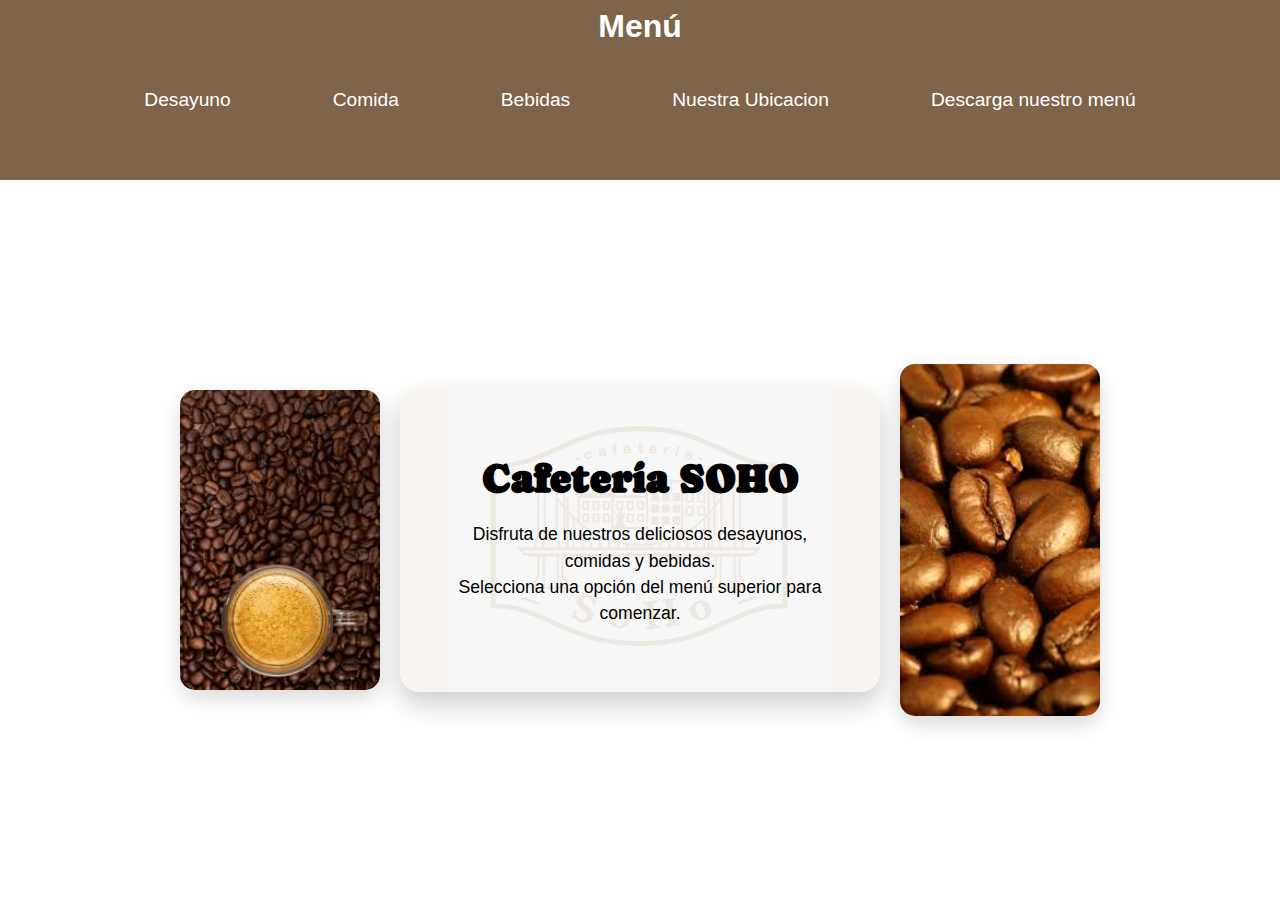
<file: Index.html>
<html>
<head>
    <title>Cafetería SOHO</title>
    <link rel="stylesheet" href="Style.css">
</head>
<frameset rows="20%, 80%" border="0">
    <frame src="Menu.html" name="menu" scrolling="no" noresize>
    <frame src="Contenido.html" name="contenido" noresize>
</frameset>
</html>
</file>
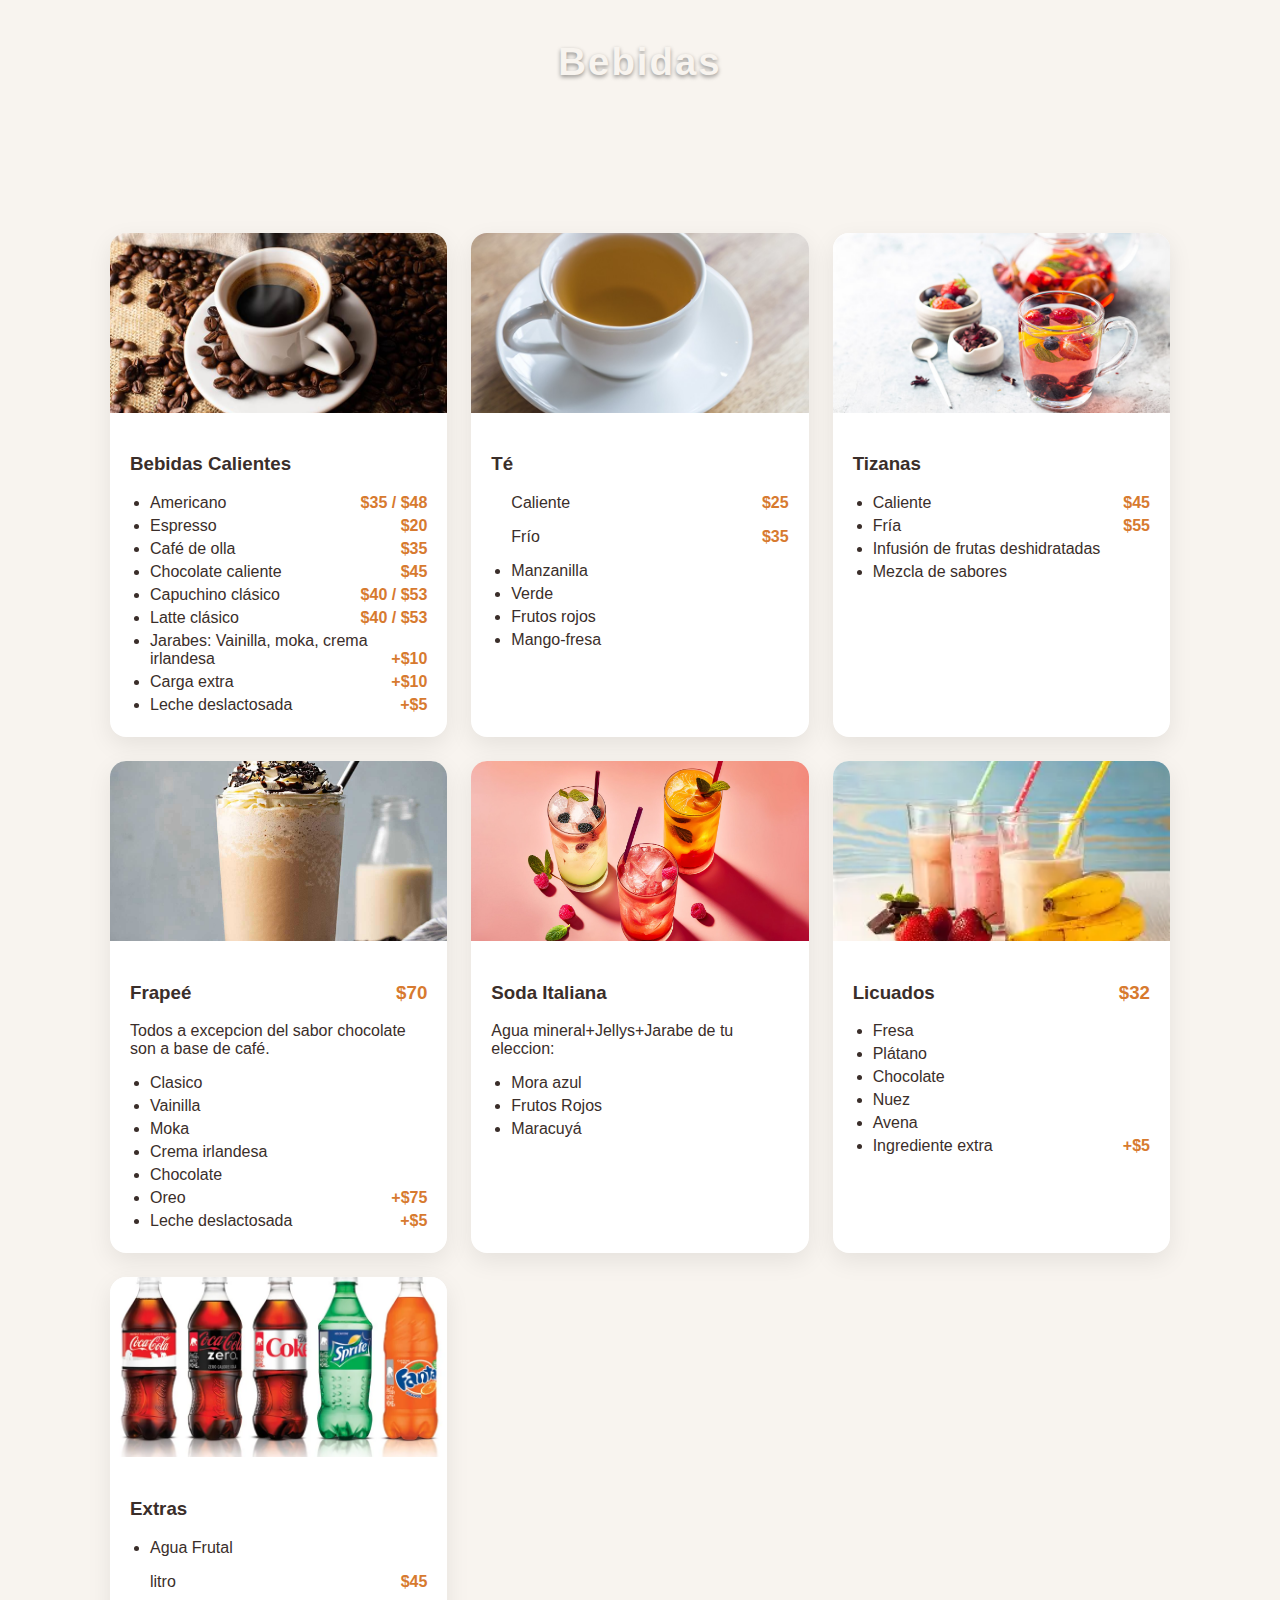
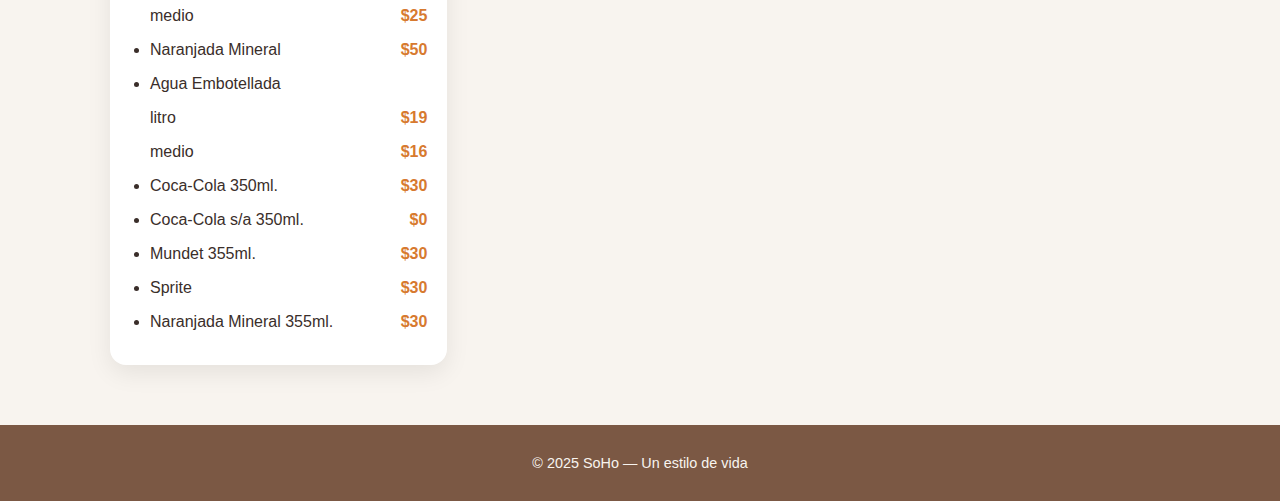
<file: Bebidas.html>
<!doctype html>
<html lang="es">
<head>
<meta charset="utf-8">
<meta name="viewport" content="width=device-width, initial-scale=1">
<title>Bebidas</title>
<style>
  :root{
    --dark: #3a2e2a;
    --mid: #7b5844;
    --tan: #c89f7a;
    --cream: #f8f4ef;
    --accent: #d77a2f;
  }
  *{box-sizing:border-box;font-family:'Helvetica Neue',Roboto,Arial,sans-serif;}
  body{margin:0;background-color:var(--cream);color:var(--dark);} 
  header{
    background:linear-gradient(180deg,var(--mid),var(--dark));
    color:var(--cream);
    text-align:center;
    padding:40px 20px;
    background-image:url('https://images.unsplash.com/photo-1509042239860-f550ce710b93?auto=format&fit=crop&w=1200&q=60');
    background-size:cover;
    background-position:center;
  }
  header h1{margin:0;font-size:2.4rem;letter-spacing:2px;text-shadow:0 2px 4px rgba(0,0,0,0.4);} 
  header p{font-size:1.1rem;margin-top:10px;}

  .menu-section{
    max-width:1100px;
    margin:40px auto;
    padding:20px;
  }
  .menu-grid{
    display:grid;
    grid-template-columns:repeat(auto-fit,minmax(280px,1fr));
    gap:24px;
  }
  .card{
    background:white;
    border-radius:16px;
    box-shadow:0 8px 24px rgba(0,0,0,0.08);
    overflow:hidden;
    transition:transform .2s ease, box-shadow .2s ease;
  }
  .card:hover{
    transform:translateY(-4px);
    box-shadow:0 12px 28px rgba(0,0,0,0.12);
  }
  .card img{
    width:100%;height:180px;object-fit:cover;
  }
  .card-content{padding:18px 20px;}
  .card-content h2{margin:0 0 10px;font-size:1.2rem;color:var(--mid);} 
  .card-content ul{margin:0;padding-left:20px;}
  .card-content li{margin:5px 0;color:var(--dark);} 
  .price{float:right;color:var(--accent);font-weight:bold;}

  footer{
    text-align:center;
    padding:30px;
    background:var(--mid);
    color:var(--cream);
    font-size:0.9rem;
  }
</style>
</head>
<body>
  <header>
    <h1>Bebidas</h1>
    <p>El sabor que despierta tus dias</p>
  </header>

  <section class="menu-section">
    <div class="menu-grid">

      <div class="card"> 
        <img src="cafe.png" alt="cafe">
        <div class="card-content">
          <h3>Bebidas Calientes</h3>  
          <ul>  
            <li>Americano <span class="price">$35 / $48</span></li>  
            <li>Espresso <span class="price">$20</span></li>  
            <li>Café de olla <span class="price">$35</span></li>  
            <li>Chocolate caliente <span class="price">$45</span></li>  
            <li>Capuchino clásico <span class="price">$40 / $53</span></li>  
            <li>Latte clásico <span class="price">$40 / $53</span></li>  
            <li>Jarabes: Vainilla, moka, crema irlandesa <span class="price">+$10</span></li>  

      <li>Carga extra <span class="price">+$10</span></li>  
            <li>Leche deslactosada <span class="price">+$5</span></li>  
          </ul>  
        </div>  
      </div>  

      <div class="card">  
        <img src="te.png" alt="te">
        <div class="card-content">  
          <h3>Té</h3>  
          <ul>  
          <p>Caliente <span class="price">$25</span></p>
          <p>Frío <span class="price">$35</span></p>  
            <li>Manzanilla</li>  
            <li>Verde</li>  
            <li>Frutos rojos</li>  
            <li>Mango-fresa</li>  
          </ul>  
      </div>  
      </div>  

      <div class="card">  
        <img src="tizana.png" alt="tizana">
        <div class="card-content">  
          <h3>Tizanas</h3>  
          <ul>  
            <li>Caliente <span class="price">$45</span></li>  
            <li>Fría <span class="price">$55</span></li>  
            <li>Infusión de frutas deshidratadas</li>  
            <li>Mezcla de sabores</li>  
          </ul>  
        </div>  
      </div>  

      
      <div class="card">
      <img src="frapee.png" alt="frappé">  
      <div class="card-content">  
        <h3>Frapeé <span class="price">$70</span></h3>  
        <p>Todos a excepcion del sabor chocolate son a base de café.</p>
        <ul>  
          <li>Clasico</li>  
          <li>Vainilla</li>  
          <li>Moka</li>  
          <li>Crema irlandesa</li>  
          <li>Chocolate</li>
          <li>Oreo<span class="price">+$75</span></li>  
          <li>Leche deslactosada<span class="price">+$5</span></li>  
        </ul>  
      </div>  
      </div>  

      <div class="card">  
        <img src="italiana.png" alt="Soda Italiana">
        <div class="card-content">  
          <h3>Soda Italiana</h3>  
          <p>Agua mineral+Jellys+Jarabe de tu eleccion:</p>
          <ul>  
            <li>Mora azul</li>  
            <li>Frutos Rojos</li>  
            <li>Maracuyá</li>
          </ul>  
      </div>  
      </div>  

        <div class="card">
        <img src="licuados.png" alt="licuados">  
        <div class="card-content">  
          <h3>Licuados <span class="price">$32</span></h3>  
          <ul>  
            <li>Fresa</li>  
            <li>Plátano</li>  
            <li>Chocolate</li>  
            <li>Nuez</li>  
            <li>Avena</li>  
            <li>Ingrediente extra <span class="price">+$5</span></li>  
          </ul>  
        </div>  
      </div>  

        <div class="card">
        <img src="refrescos.png" alt="extras">  
        <div class="card-content">  
          <h3>Extras</h3>  
          <ul>  
            <li>Agua Frutal</li>
            <p>litro<span class="price">$45</span></p>  
            <p>medio<span class="price">$25</span></p>  
            <li>Naranjada Mineral<span class="price">$50</span></p></li>  
            <li>Agua Embotellada</li>
            <p>litro<span class="price">$19</span></p>  
            <p>medio<span class="price">$16</span></p> 
            <li>Coca-Cola 350ml.<span class="price">$30</span></p></li> 
            <li>Coca-Cola s/a 350ml.<span class="price">$0</span></p></li> 
            <li>Mundet 355ml.<span class="price">$30</span></p></li> 
            <li>Sprite <span class="price">$30</span></p></li> 
            <li>Naranjada Mineral 355ml.<span class="price">$30</span></p></li> 
        </div>  
      </div>        
    </div>  
  </section>  

    </div>
  </section>

  <footer>
    © 2025 SoHo — Un estilo de vida
  </footer>
</body>
</html>
</file>
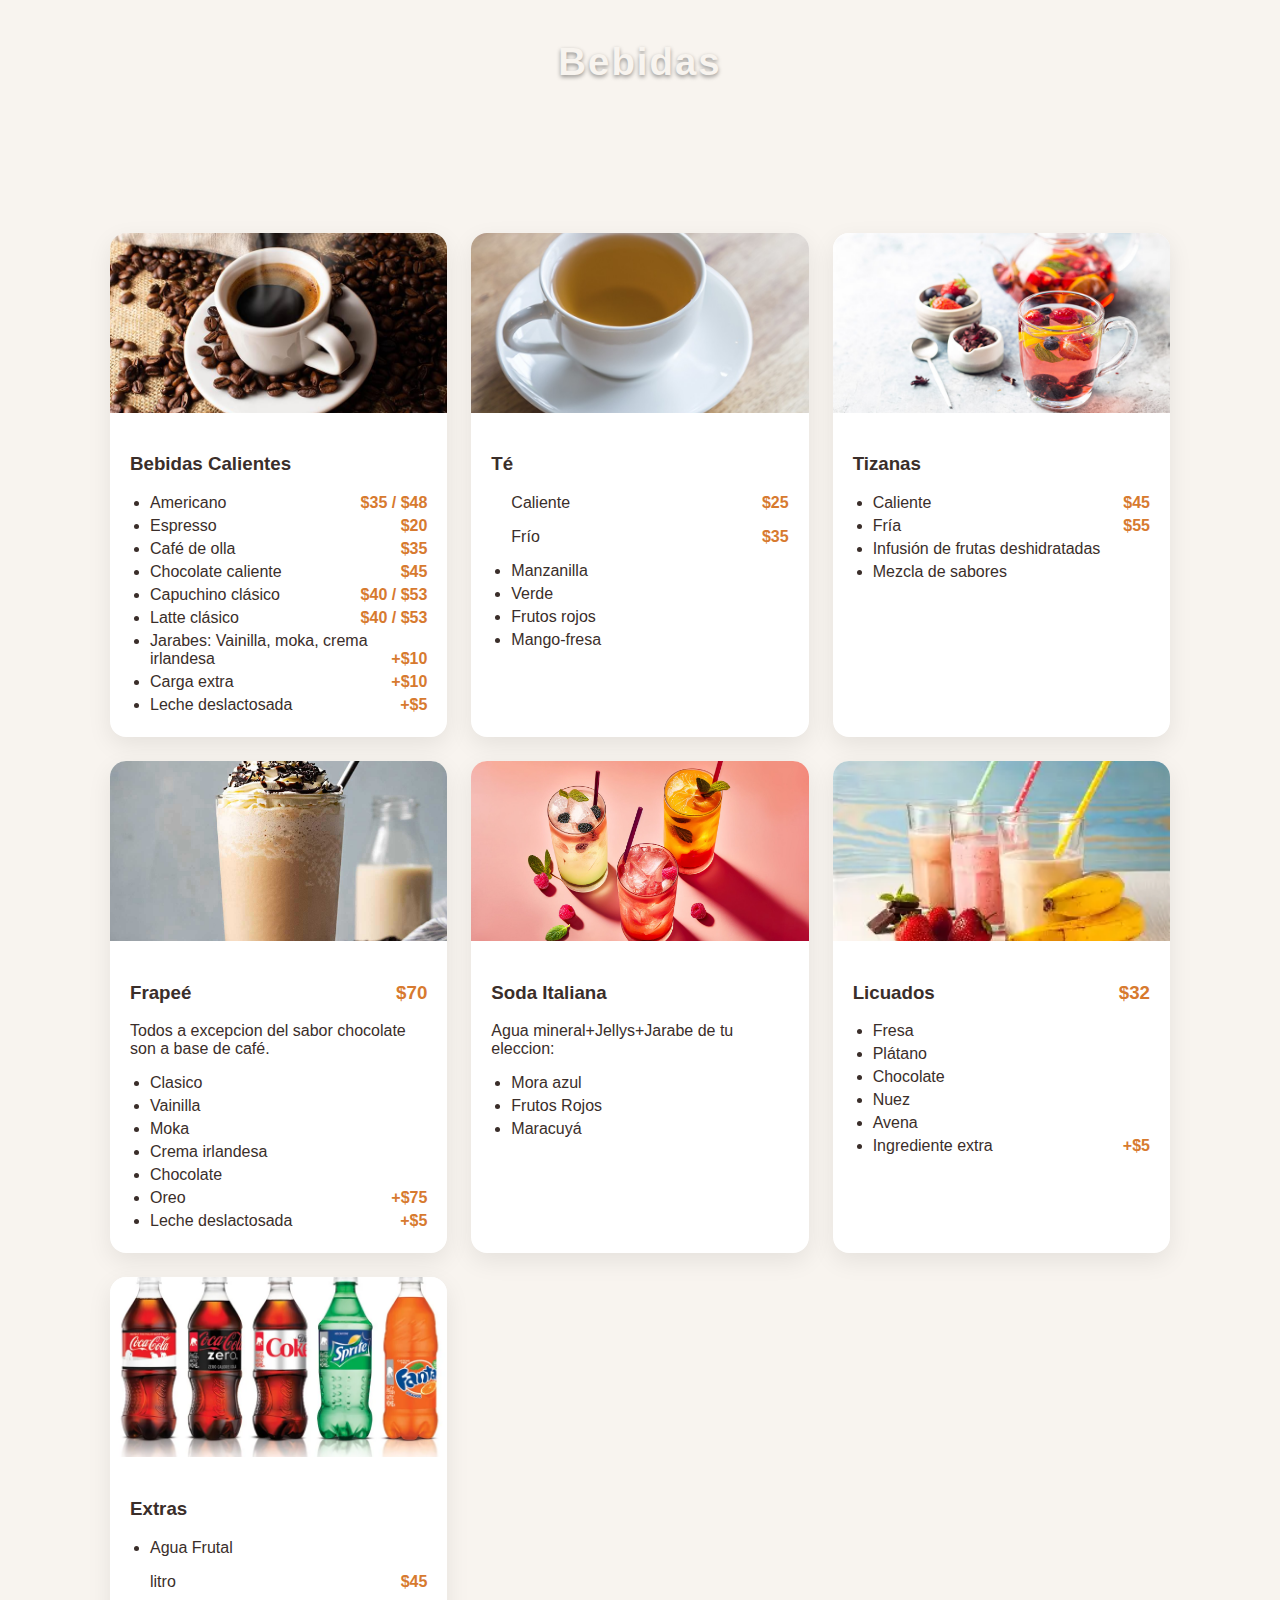
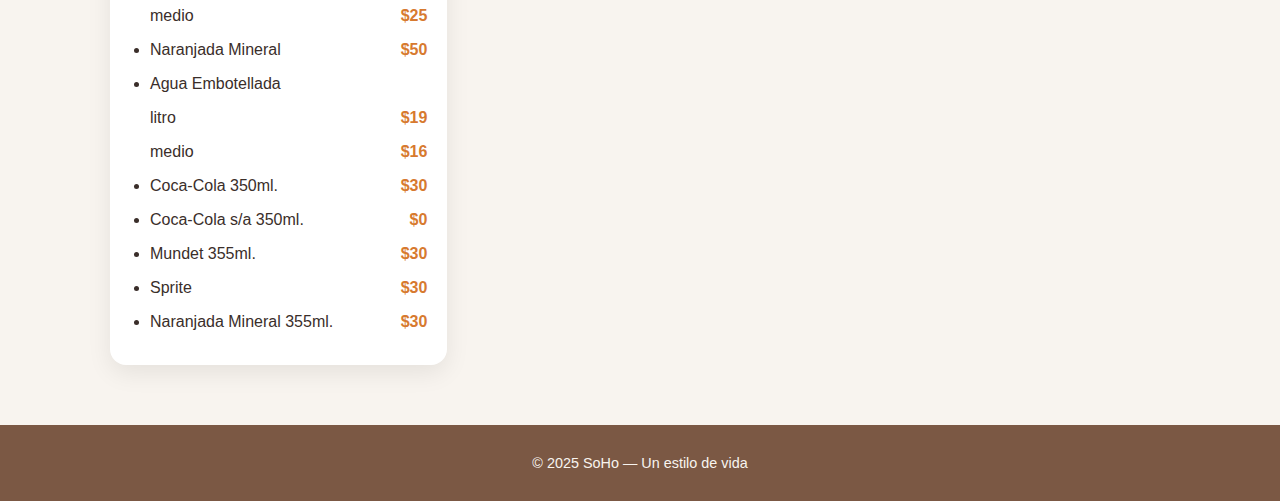
<file: bebidas.html>
<!doctype html>
<html lang="es">
<head>
<meta charset="utf-8">
<meta name="viewport" content="width=device-width, initial-scale=1">
<title>Bebidas</title>
<style>
  :root{
    --dark: #3a2e2a;
    --mid: #7b5844;
    --tan: #c89f7a;
    --cream: #f8f4ef;
    --accent: #d77a2f;
  }
  *{box-sizing:border-box;font-family:'Helvetica Neue',Roboto,Arial,sans-serif;}
  body{margin:0;background-color:var(--cream);color:var(--dark);} 
  header{
    background:linear-gradient(180deg,var(--mid),var(--dark));
    color:var(--cream);
    text-align:center;
    padding:40px 20px;
    background-image:url('https://images.unsplash.com/photo-1509042239860-f550ce710b93?auto=format&fit=crop&w=1200&q=60');
    background-size:cover;
    background-position:center;
  }
  header h1{margin:0;font-size:2.4rem;letter-spacing:2px;text-shadow:0 2px 4px rgba(0,0,0,0.4);} 
  header p{font-size:1.1rem;margin-top:10px;}

  .menu-section{
    max-width:1100px;
    margin:40px auto;
    padding:20px;
  }
  .menu-grid{
    display:grid;
    grid-template-columns:repeat(auto-fit,minmax(280px,1fr));
    gap:24px;
  }
  .card{
    background:white;
    border-radius:16px;
    box-shadow:0 8px 24px rgba(0,0,0,0.08);
    overflow:hidden;
    transition:transform .2s ease, box-shadow .2s ease;
  }
  .card:hover{
    transform:translateY(-4px);
    box-shadow:0 12px 28px rgba(0,0,0,0.12);
  }
  .card img{
    width:100%;height:180px;object-fit:cover;
  }
  .card-content{padding:18px 20px;}
  .card-content h2{margin:0 0 10px;font-size:1.2rem;color:var(--mid);} 
  .card-content ul{margin:0;padding-left:20px;}
  .card-content li{margin:5px 0;color:var(--dark);} 
  .price{float:right;color:var(--accent);font-weight:bold;}

  footer{
    text-align:center;
    padding:30px;
    background:var(--mid);
    color:var(--cream);
    font-size:0.9rem;
  }
</style>
</head>
<body>
  <header>
    <h1>Bebidas</h1>
    <p>El sabor que despierta tus dias</p>
  </header>

  <section class="menu-section">
    <div class="menu-grid">

      <div class="card"> 
        <img src="cafe.png" alt="cafe">
        <div class="card-content">
          <h3>Bebidas Calientes</h3>  
          <ul>  
            <li>Americano <span class="price">$35 / $48</span></li>  
            <li>Espresso <span class="price">$20</span></li>  
            <li>Café de olla <span class="price">$35</span></li>  
            <li>Chocolate caliente <span class="price">$45</span></li>  
            <li>Capuchino clásico <span class="price">$40 / $53</span></li>  
            <li>Latte clásico <span class="price">$40 / $53</span></li>  
            <li>Jarabes: Vainilla, moka, crema irlandesa <span class="price">+$10</span></li>  

      <li>Carga extra <span class="price">+$10</span></li>  
            <li>Leche deslactosada <span class="price">+$5</span></li>  
          </ul>  
        </div>  
      </div>  

      <div class="card">  
        <img src="te.png" alt="te">
        <div class="card-content">  
          <h3>Té</h3>  
          <ul>  
          <p>Caliente <span class="price">$25</span></p>
          <p>Frío <span class="price">$35</span></p>  
            <li>Manzanilla</li>  
            <li>Verde</li>  
            <li>Frutos rojos</li>  
            <li>Mango-fresa</li>  
          </ul>  
      </div>  
      </div>  

      <div class="card">  
        <img src="tizana.png" alt="tizana">
        <div class="card-content">  
          <h3>Tizanas</h3>  
          <ul>  
            <li>Caliente <span class="price">$45</span></li>  
            <li>Fría <span class="price">$55</span></li>  
            <li>Infusión de frutas deshidratadas</li>  
            <li>Mezcla de sabores</li>  
          </ul>  
        </div>  
      </div>  

      
      <div class="card">
      <img src="frapee.png" alt="frappé">  
      <div class="card-content">  
        <h3>Frapeé <span class="price">$70</span></h3>  
        <p>Todos a excepcion del sabor chocolate son a base de café.</p>
        <ul>  
          <li>Clasico</li>  
          <li>Vainilla</li>  
          <li>Moka</li>  
          <li>Crema irlandesa</li>  
          <li>Chocolate</li>
          <li>Oreo<span class="price">+$75</span></li>  
          <li>Leche deslactosada<span class="price">+$5</span></li>  
        </ul>  
      </div>  
      </div>  

      <div class="card">  
        <img src="italiana.png" alt="Soda Italiana">
        <div class="card-content">  
          <h3>Soda Italiana</h3>  
          <p>Agua mineral+Jellys+Jarabe de tu eleccion:</p>
          <ul>  
            <li>Mora azul</li>  
            <li>Frutos Rojos</li>  
            <li>Maracuyá</li>
          </ul>  
      </div>  
      </div>  

        <div class="card">
        <img src="licuados.png" alt="licuados">  
        <div class="card-content">  
          <h3>Licuados <span class="price">$32</span></h3>  
          <ul>  
            <li>Fresa</li>  
            <li>Plátano</li>  
            <li>Chocolate</li>  
            <li>Nuez</li>  
            <li>Avena</li>  
            <li>Ingrediente extra <span class="price">+$5</span></li>  
          </ul>  
        </div>  
      </div>  

        <div class="card">
        <img src="refrescos.png" alt="extras">  
        <div class="card-content">  
          <h3>Extras</h3>  
          <ul>  
            <li>Agua Frutal</li>
            <p>litro<span class="price">$45</span></p>  
            <p>medio<span class="price">$25</span></p>  
            <li>Naranjada Mineral<span class="price">$50</span></p></li>  
            <li>Agua Embotellada</li>
            <p>litro<span class="price">$19</span></p>  
            <p>medio<span class="price">$16</span></p> 
            <li>Coca-Cola 350ml.<span class="price">$30</span></p></li> 
            <li>Coca-Cola s/a 350ml.<span class="price">$0</span></p></li> 
            <li>Mundet 355ml.<span class="price">$30</span></p></li> 
            <li>Sprite <span class="price">$30</span></p></li> 
            <li>Naranjada Mineral 355ml.<span class="price">$30</span></p></li> 
        </div>  
      </div>        
    </div>  
  </section>  

    </div>
  </section>

  <footer>
    © 2025 SoHo — Un estilo de vida
  </footer>
</body>
</html>
</file>
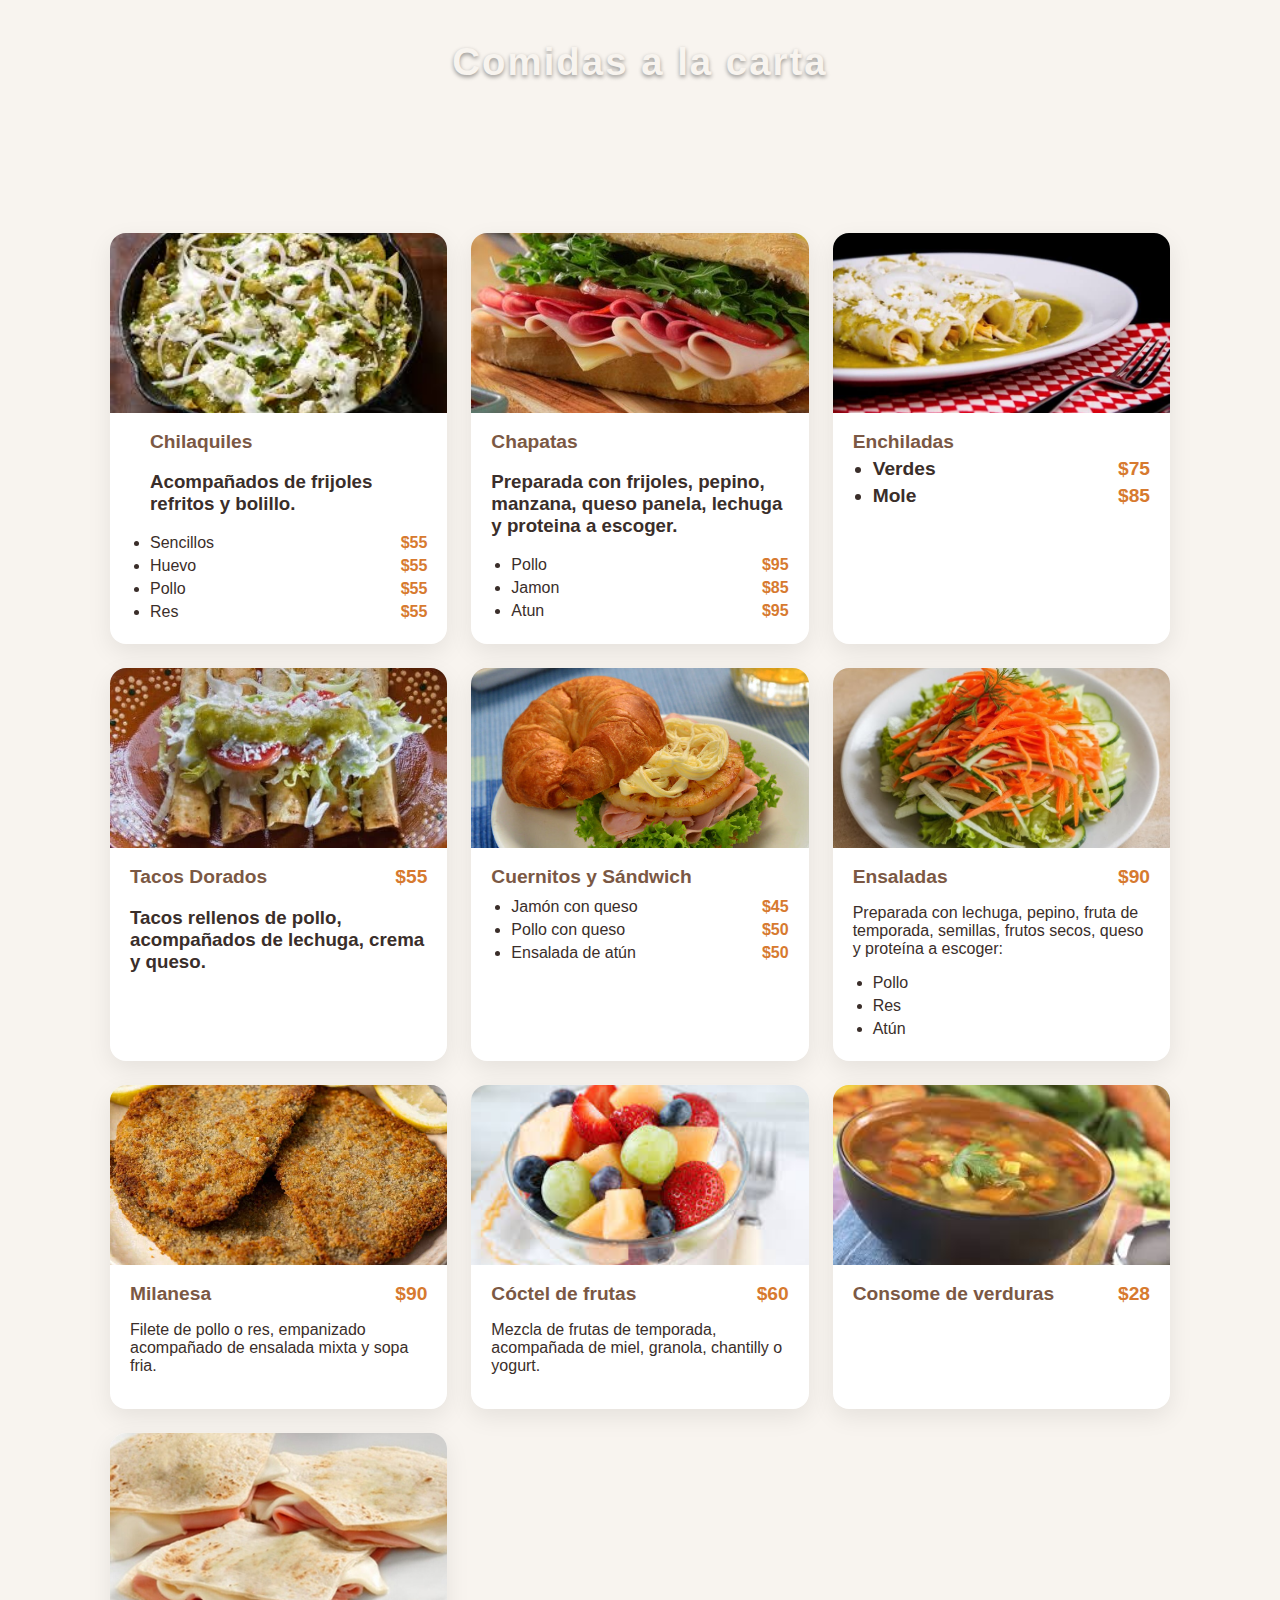
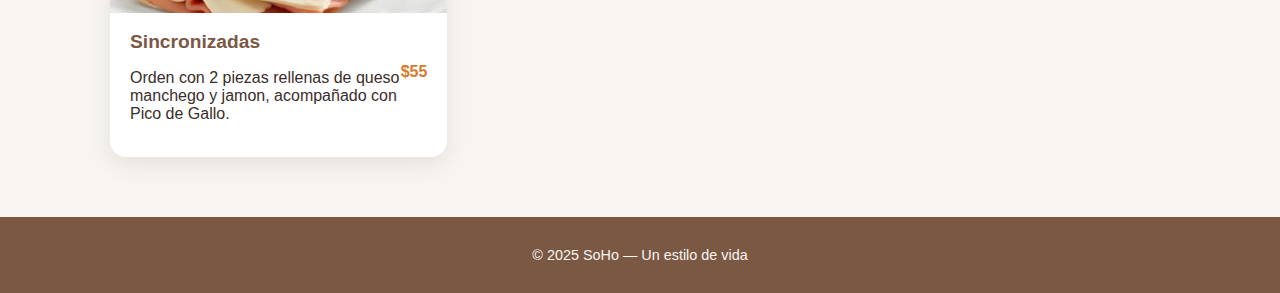
<file: Comida.html>
<html>
<head>
<title> Comidas-Café del Día</title>
<style>
  :root{
    --dark: #3a2e2a;
    --mid: #7b5844;
    --tan: #c89f7a;
    --cream: #f8f4ef;
    --accent: #d77a2f;
  }
  *{box-sizing:border-box;font-family:'Helvetica Neue',Roboto,Arial,sans-serif;}
  body{margin:0;background-color:var(--cream);color:var(--dark);} 
  header{
    background:linear-gradient(180deg,var(--mid),var(--dark));
    color:var(--cream);
    text-align:center;
    padding:40px 30px;
    background-image:url('https://images.unsplash.com/photo-1509042239860-f550ce710b93?auto=format&fit=crop&w=1200&q=60');
    background-size:cover;
    background-position:center;
  }
  header h1{margin:0;font-size:2.4rem;letter-spacing:2px;text-shadow:0 2px 4px rgba(0,0,0,0.4);} 
  header p{font-size:1.1rem;margin-top:10px;}

  .menu-section{
    max-width:1100px;
    margin:40px auto;
    padding:20px;
  }
  .menu-grid{
    display:grid;
    grid-template-columns:repeat(auto-fit,minmax(280px,1fr));
    gap:24px;
  }
  .card{
    background:white;
    border-radius:16px;
    box-shadow:0 8px 24px rgba(0,0,0,0.08);
    overflow:hidden;
    transition:transform .2s ease, box-shadow .2s ease;
  }
  .card:hover{
    transform:translateY(-4px);
    box-shadow:0 12px 28px rgba(0,0,0,0.12);
  }
  .card img{
    width:100%;height:180px;object-fit:cover;
  }
  .card-content{padding:18px 20px;}
  .card-content h2{margin:0 0 10px;font-size:1.2rem;color:var(--mid);} 
  .card-content ul{margin:0;padding-left:20px;}
  .card-content li{margin:5px 0;color:var(--dark);} 
  .price{float:right;color:var(--accent);font-weight:bold;}

  footer{
    text-align:center;
    padding:30px;
    background:var(--mid);
    color:var(--cream);
    font-size:0.9rem;
  }
</style>
</head>
<body>
  <header>
    <h1>Comidas a la carta</h1>
    <p>un deleite para tu estomago</p>
  </header>

  <section class="menu-section">
    <div class="menu-grid">

      <div class="card">
        <img src="Chilaquiles.jpg" alt="Chilaquiles">
        <div class="card-content">
          <ul>
          <h2>Chilaquiles <h3>Acompañados de frijoles refritos y bolillo.</h3>
            <li>Sencillos <span class="price">$55</span></li>
            <li>Huevo <span class="price">$55</span></li>
            <li>Pollo <span class="price">$55</span></li>
            <li>Res <span class="price">$55</span></li>
        </div>
      </div>

      <div class="card">
        <img src="Chapatas.jpg" alt="Chapatas">
        <div class="card-content">
          <h2>Chapatas</h2> <h3>Preparada con frijoles, pepino, manzana, queso panela, lechuga y proteina a escoger.</h3>
          <ul>
            <li>Pollo <span class="price">$95</span></li>
            <li>Jamon <span class="price">$85</span></li>
            <li>Atun <span class="price">$95</span></li>
          </ul>
        </div>
      </div>

      <div class="card">
        <img src="Enchiladas.jpg" alt="Enchiladas">
        <div class="card-content">
          <h2>Enchiladas
          <ul>
            <li>Verdes  <span class="price">$75</span></li>
            <li>Mole  <span class="price">$85</span></li>
          </ul>
        </div>
      </div>

      <div class="card">
        <img src="TacosDorados.jpg" alt="Tacos Dorados">
        <div class="card-content">
          <h2>Tacos Dorados <span class="price">$55</span></h2> <h3>Tacos rellenos de pollo, acompañados de lechuga, crema y queso.</h3> 
        </div>
      </div>

      <div class="card">
        <img src="CuernitoSandwich.jpg" alt="Cuernitos y Sandwich">
        <div class="card-content">
          <h2>Cuernitos y Sándwich</h2>
          <ul>
            <li>Jamón con queso <span class="price">$45</span></li>
            <li>Pollo con queso <span class="price">$50</span></li>
            <li>Ensalada de atún <span class="price">$50</span></li>
          </ul>
        </div>
      </div>

      <div class="card">
        <img src="Ensaladas.jpg" alt="Ensaladas">
        <div class="card-content">
          <h2>Ensaladas <span class="price">$90</span></h2>
          <p>Preparada con lechuga, pepino, fruta de temporada, semillas, frutos secos, queso y proteína a escoger:</p>
          <ul>
            <li>Pollo</li>
            <li>Res</li>
            <li>Atún</li>
          </ul>
        </div>
      </div>

      <div class="card">
        <img src="Milanesa.jpg" alt="Milanesa">
        <div class="card-content">
          <h2>Milanesa <span class="price">$90</span></h2>
          <p>Filete de pollo o res, empanizado acompañado de ensalada mixta y sopa fria.</p>
        </div>
      </div>

      <div class="card">
        <img src="CoctelDeFrutas.jpg" alt="Cóctel de frutas">
        <div class="card-content">
          <h2>Cóctel de frutas <span class="price">$60</span></h2>
          <p>Mezcla de frutas de temporada, acompañada de miel, granola, chantilly o yogurt.</p>
        </div>
      </div>
      <div class="card">
        <img src="ConsomeVerdura.jpg" alt="Consome de verduras">
        <div class="card-content">
          <h2>Consome de verduras <span class="price">$28</span></h2>
        </div>
      </div>
    <div class="card">
        <img src="Sincronizadas.jpg" alt="Sincronizadas">
        <div class="card-content">
          <h2>Sincronizadas</h2><span class="price">$55</span></h2>
          <p>Orden con 2 piezas rellenas de queso manchego y jamon, acompañado con Pico de Gallo.</p>
        </div>
      </div>
    </div>
  </section>
    
  <footer>
    © 2025 SoHo — Un estilo de vida
  </footer>
</body>
</html>
</file>
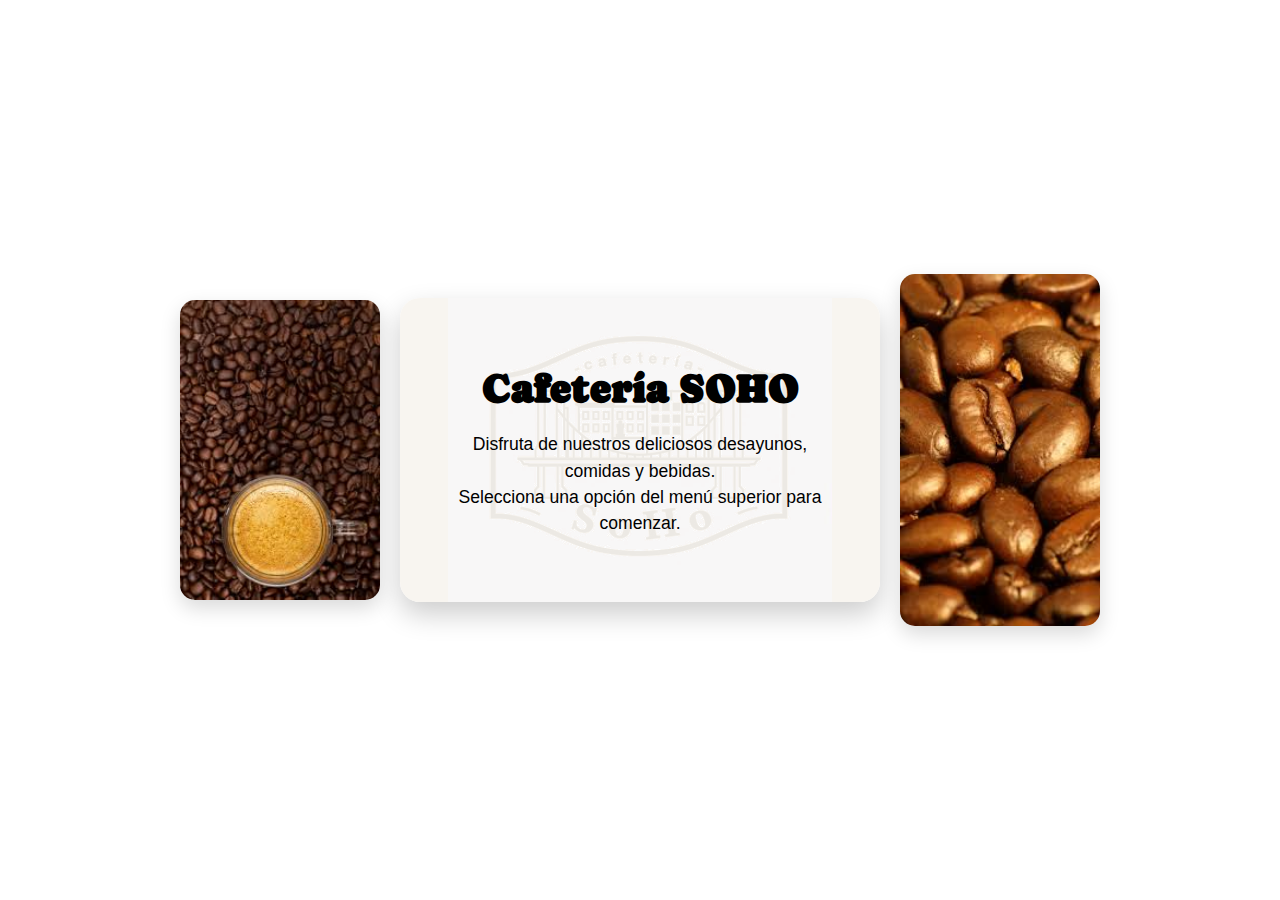
<file: Contenido.html>
<html>
<head>
  <meta charset="UTF-8">
  <link rel="stylesheet" href="Estilo.css">
  <link rel="preconnect" href="https://fonts.googleapis.com">
  <link rel="preconnect" href="https://fonts.gstatic.com" crossorigin> 
  <link href="https://fonts.googleapis.com/css2?family=Caprasimo&display=swap" rel="stylesheet"> 
  <!-- Estos links sirven para agregar una fuente externa -->
  <title>Bienvenido</title>
</head>
<body>
  <div class="inicio-container">
    <img src="IzquieraCafe.jpg" alt="Café" class="side-img left">

    <!-- Cuadro central -->
    <div class="central-box">
      <h1> Cafetería SOHO </h1>
      <p>Disfruta de nuestros deliciosos desayunos, comidas y bebidas.<br>
         Selecciona una opción del menú superior para comenzar.</p>
    </div>

    <!-- Imagen derecha -->
    <img src="DerechaCafe.jpg" alt="Granos de cafe" class="side-img right">
  </div>
</body>
</html>
</file>
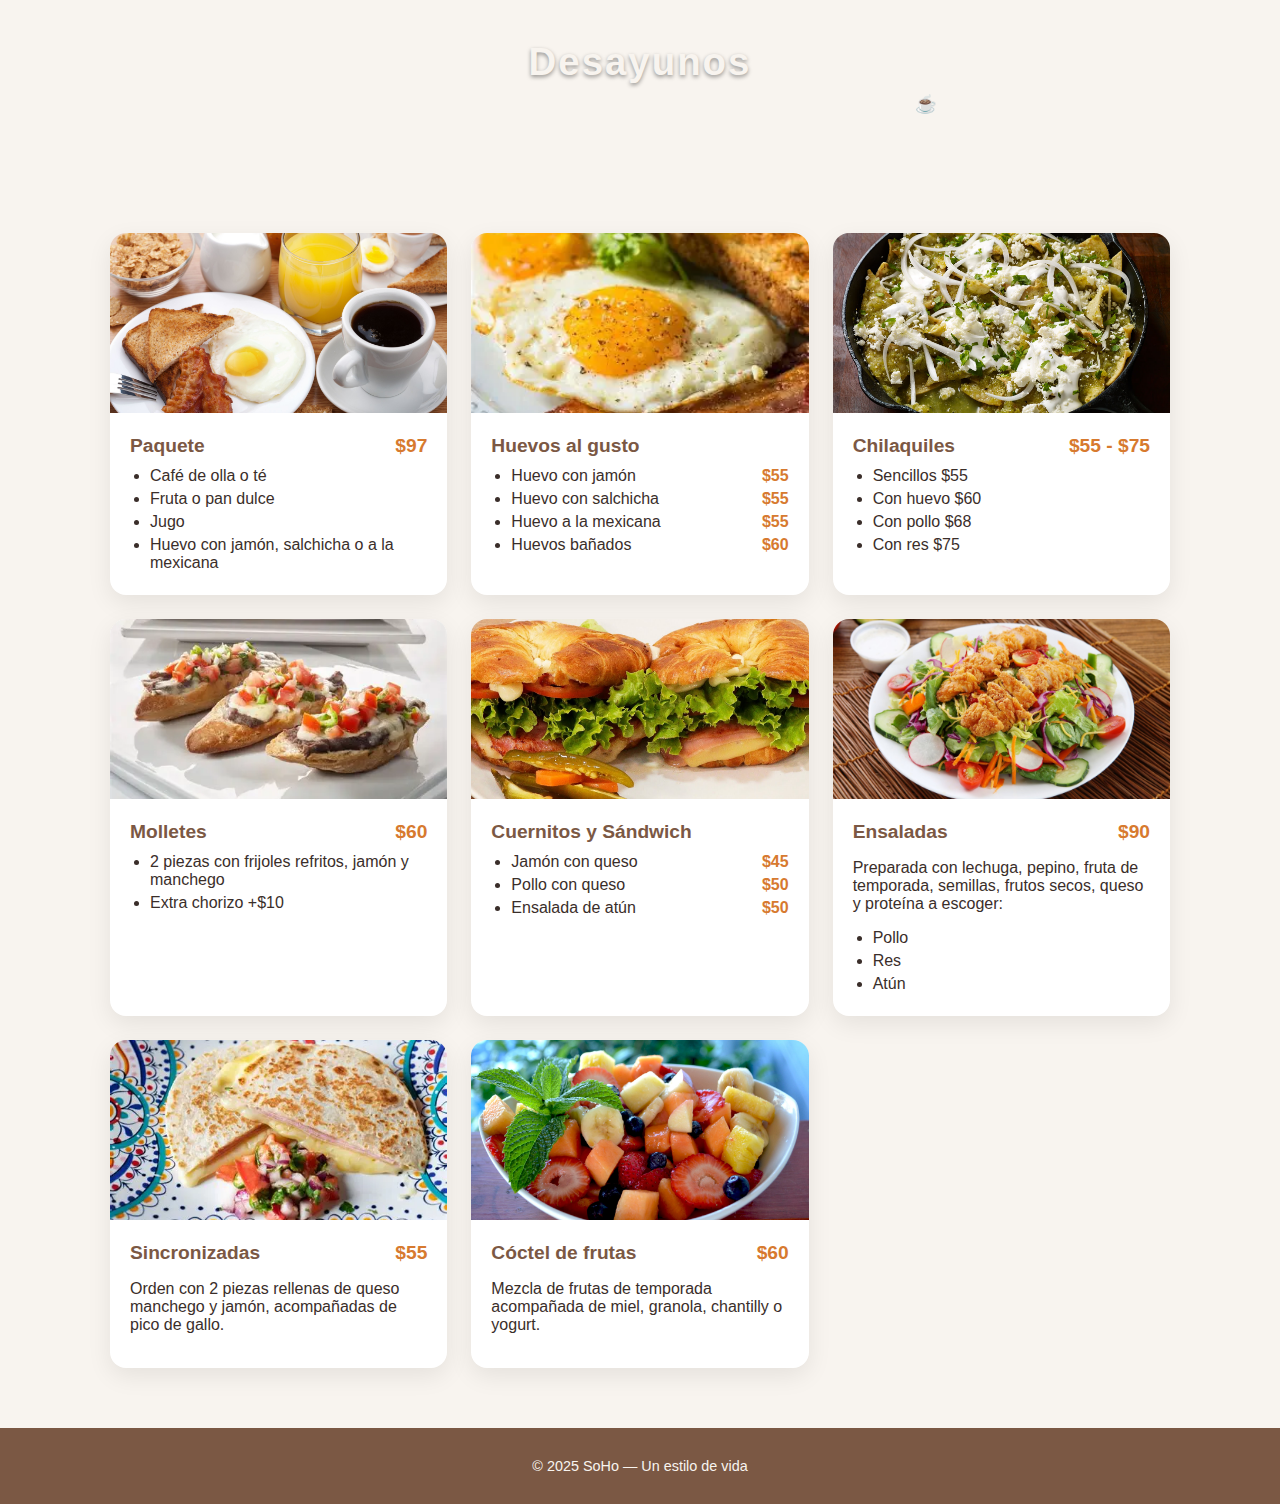
<file: Desayuno.html>
<!doctype html>
<html lang="es">
<head>
<meta charset="utf-8">
<meta name="viewport" content="width=device-width, initial-scale=1">
<title>Desayunos - Café del Día</title>
<style>
  :root{
    --dark: #3a2e2a;
    --mid: #7b5844;
    --tan: #c89f7a;
    --cream: #f8f4ef;
    --accent: #d77a2f;
  }
  *{box-sizing:border-box;font-family:'Helvetica Neue',Roboto,Arial,sans-serif;}
  body{margin:0;background-color:var(--cream);color:var(--dark);} 
  header{
    background:linear-gradient(180deg,var(--mid),var(--dark));
    color:var(--cream);
    text-align:center;
    padding:40px 20px;
    background-image:url('https://images.unsplash.com/photo-1509042239860-f550ce710b93?auto=format&fit=crop&w=1200&q=60');
    background-size:cover;
    background-position:center;
  }
  header h1{margin:0;font-size:2.4rem;letter-spacing:2px;text-shadow:0 2px 4px rgba(0,0,0,0.4);} 
  header p{font-size:1.1rem;margin-top:10px;}

  .menu-section{
    max-width:1100px;
    margin:40px auto;
    padding:20px;
  }
  .menu-grid{
    display:grid;
    grid-template-columns:repeat(auto-fit,minmax(280px,1fr));
    gap:24px;
  }
  .card{
    background:white;
    border-radius:16px;
    box-shadow:0 8px 24px rgba(0,0,0,0.08);
    overflow:hidden;
    transition:transform .2s ease, box-shadow .2s ease;
  }
  .card:hover{
    transform:translateY(-4px);
    box-shadow:0 12px 28px rgba(0,0,0,0.12);
  }
  .card img{
    width:100%;height:180px;object-fit:cover;
  }
  .card-content{padding:18px 20px;}
  .card-content h2{margin:0 0 10px;font-size:1.2rem;color:var(--mid);} 
  .card-content ul{margin:0;padding-left:20px;}
  .card-content li{margin:5px 0;color:var(--dark);} 
  .price{float:right;color:var(--accent);font-weight:bold;}

  footer{
    text-align:center;
    padding:30px;
    background:var(--mid);
    color:var(--cream);
    font-size:0.9rem;
  }
</style>
</head>
<body>
  <header>
    <h1>Desayunos</h1>
    <p>De 8:00 A.M. a 11:00 A.M. — Hechos con el sabor del café recién molido ☕</p>
  </header>

  <section class="menu-section">
    <div class="menu-grid">

      <div class="card">
        <img src="desayuno.png" alt="Paquete desayuno">
        <div class="card-content">
          <h2>Paquete <span class="price">$97</span></h2>
          <ul>
            <li>Café de olla o té</li>
            <li>Fruta o pan dulce</li>
            <li>Jugo</li>
            <li>Huevo con jamón, salchicha o a la mexicana</li>
          </ul>
        </div>
      </div>

      <div class="card">
        <img src="huevo.png" alt="Huevos al gusto">
        <div class="card-content">
          <h2>Huevos al gusto</h2>
          <ul>
            <li>Huevo con jamón <span class="price">$55</span></li>
            <li>Huevo con salchicha <span class="price">$55</span></li>
            <li>Huevo a la mexicana <span class="price">$55</span></li>
            <li>Huevos bañados <span class="price">$60</span></li>
          </ul>
        </div>
      </div>

      <div class="card">
        <img src="chilaquiles.png" alt="Chilaquiles">
        <div class="card-content">
          <h2>Chilaquiles <span class="price">$55 - $75</span></h2>
          <ul>
            <li>Sencillos $55</li>
            <li>Con huevo $60</li>
            <li>Con pollo $68</li>
            <li>Con res $75</li>
          </ul>
        </div>
      </div>

      <div class="card">
        <img src="molletes.png" alt="Molletes">
        <div class="card-content">
          <h2>Molletes <span class="price">$60</span></h2>
          <ul>
            <li>2 piezas con frijoles refritos, jamón y manchego</li>
            <li>Extra chorizo +$10</li>
          </ul>
        </div>
      </div>

      <div class="card">
        <img src="cuernitos.png" alt="Cuernitos y Sandwich">
        <div class="card-content">
          <h2>Cuernitos y Sándwich</h2>
          <ul>
            <li>Jamón con queso <span class="price">$45</span></li>
            <li>Pollo con queso <span class="price">$50</span></li>
            <li>Ensalada de atún <span class="price">$50</span></li>
          </ul>
        </div>
      </div>

      <div class="card">
        <img src="ensaladas.png" alt="Ensaladas">
        <div class="card-content">
          <h2>Ensaladas <span class="price">$90</span></h2>
          <p>Preparada con lechuga, pepino, fruta de temporada, semillas, frutos secos, queso y proteína a escoger:</p>
          <ul>
            <li>Pollo</li>
            <li>Res</li>
            <li>Atún</li>
          </ul>
        </div>
      </div>

      <div class="card">
        <img src="sincronizadas.png" alt="Sincronizadas">
        <div class="card-content">
          <h2>Sincronizadas <span class="price">$55</span></h2>
          <p>Orden con 2 piezas rellenas de queso manchego y jamón, acompañadas de pico de gallo.</p>
        </div>
      </div>

      <div class="card">
        <img src="coctel.png" alt="Cóctel de frutas">
        <div class="card-content">
          <h2>Cóctel de frutas <span class="price">$60</span></h2>
          <p>Mezcla de frutas de temporada acompañada de miel, granola, chantilly o yogurt.</p>
        </div>
      </div>

    </div>
  </section>

  <footer>
    © 2025 SoHo — Un estilo de vida
  </footer>
</body>
</html>
</file>
<file: Style.css>
h1{
    font-family:'Trebuchet MS', 'Lucida Sans Unicode', 'Lucida Grande', 'Lucida Sans', Arial, sans-serif;
    color: white;
}
body{
    background-color: #7e644b;
    
}
a{
    color: white;
    font-family: 'Lucida Sans', 'Lucida Sans Regular', 'Lucida Grande', 'Lucida Sans Unicode', Geneva, Verdana, sans-serif;
}
table{
    margin: 0 auto;
    border-spacing: 60px 10px;
}
td a{
    text-decoration: none;
    color: var(--cream);
    font-size: 1.2rem;
    padding: 10px 20px;
    color: white;
}
</file>
<file: Estilo.css>
body {
  margin: 0;
  background-color: var(--cream);
  font-family: 'Helvetica Neue', Roboto, Arial, sans-serif;
  display: flex;
  justify-content: center;
  align-items: center;
  height: 100vh;
}

.caprasimo-regular {
  font-family: "Caprasimo", serif;
  font-weight: 400;
  font-style: normal;
}
h1{
  font-family: "Caprasimo", serif;
}
.inicio-container {
  display: flex;
  align-items: center;
  gap: 20px; /* Espacio entre cuadro y las imágenes */
}

/* Imágenes laterales */
.side-img {
  width: 200px;
  height: auto;
  border-radius: 15px;
  box-shadow: 0 8px 20px rgba(0,0,0,0.15);
}

/* Cuadro central */
.central-box {
  background: rgba(248, 244, 239, 0.95); /* fondo semi-transparente */
  padding: 40px;
  border-radius: 20px;
  text-align: center;
  max-width: 400px;
  box-shadow: 0 12px 28px rgba(0,0,0,0.2);

  /* ---------- Logo como marca tenue ---------- */
  background-image: url('Logo_SOHO.jpeg'); /* reemplaza 'logo.png' con la ruta de tu logo */
  background-repeat: no-repeat;
  background-position: center;
  background-size: 80%; /* tamaño del logo dentro del cuadro */
  background-blend-mode: lighten; /* mezcla con el fondo para que quede tenue */
  opacity: 1; /* mantiene el cuadro visible */
}



.central-box h1 {
  color: var(--mid);
  margin-bottom: 20px;
  font-size: 2.5rem;
}

.central-box p {
  color: var(--dark);
  font-size: 1.1rem;
  margin-bottom: 25px;
  line-height: 1.5;
}
</file>
